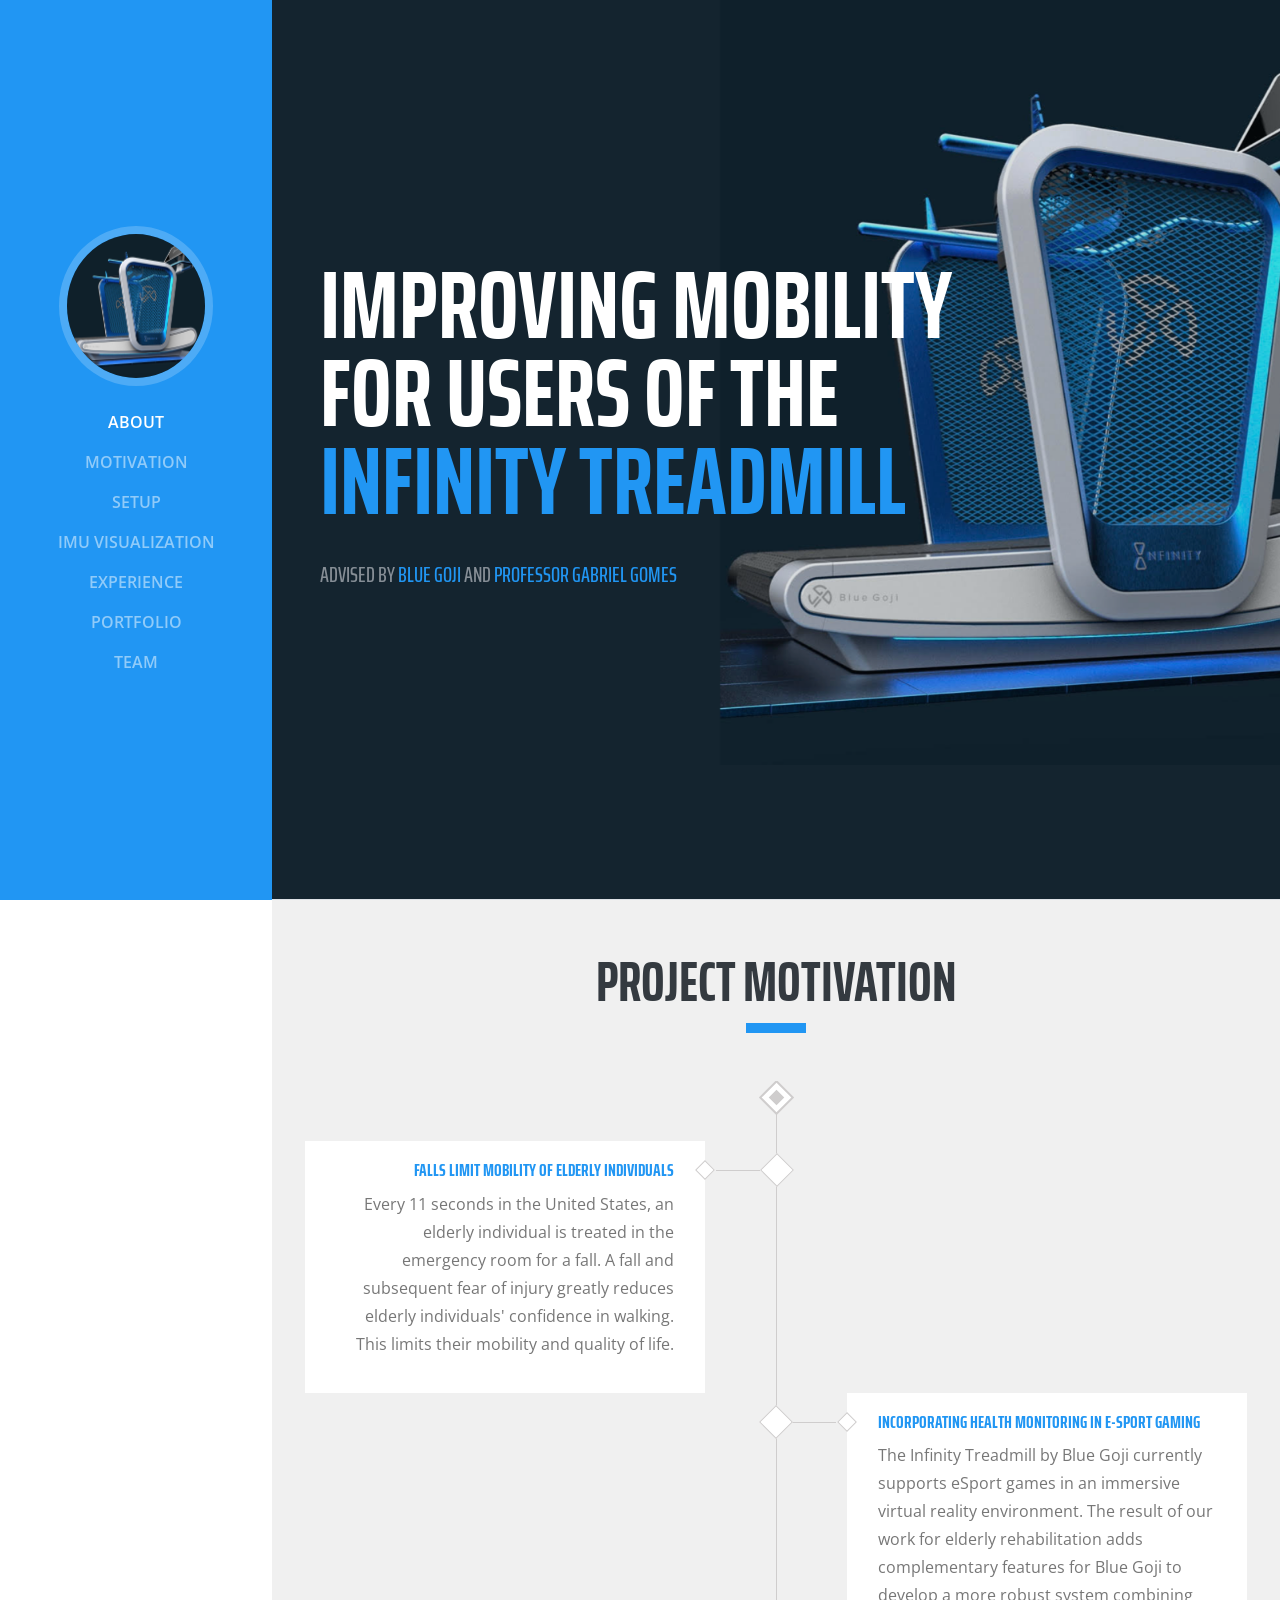
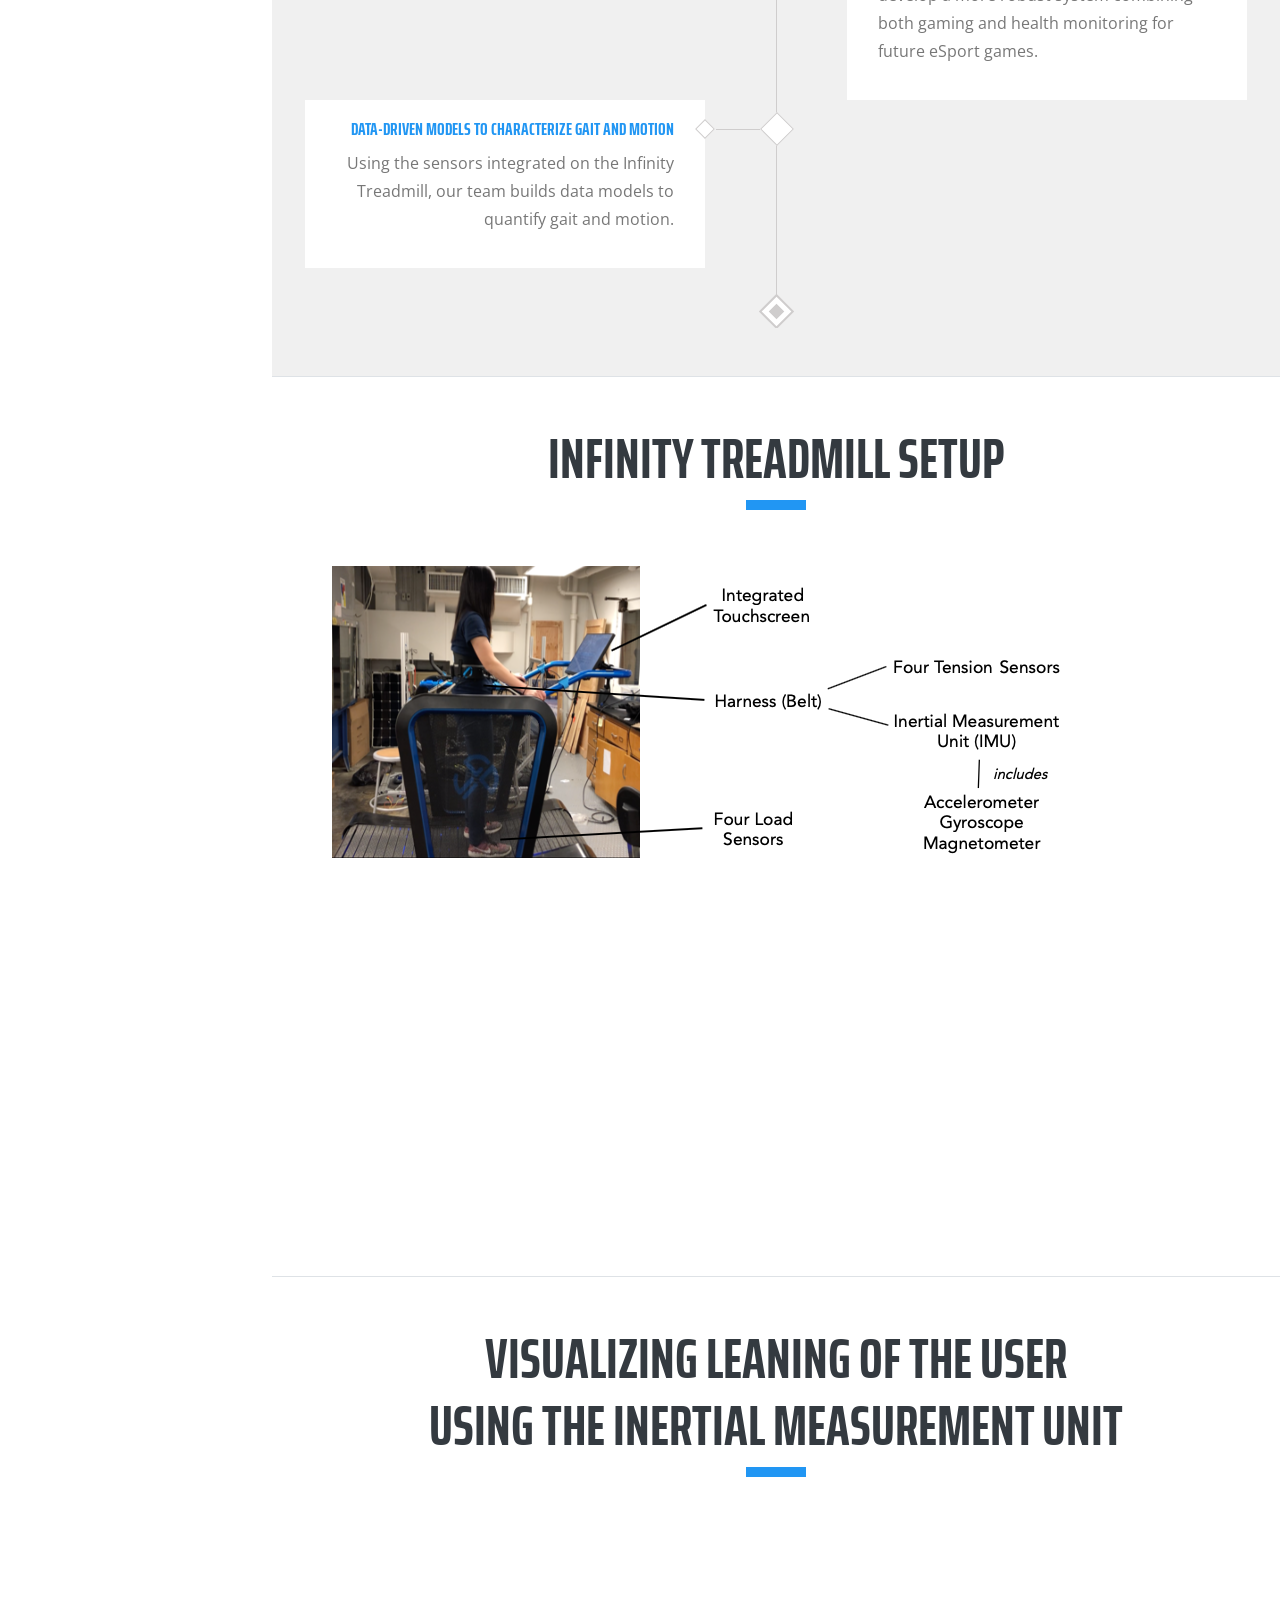
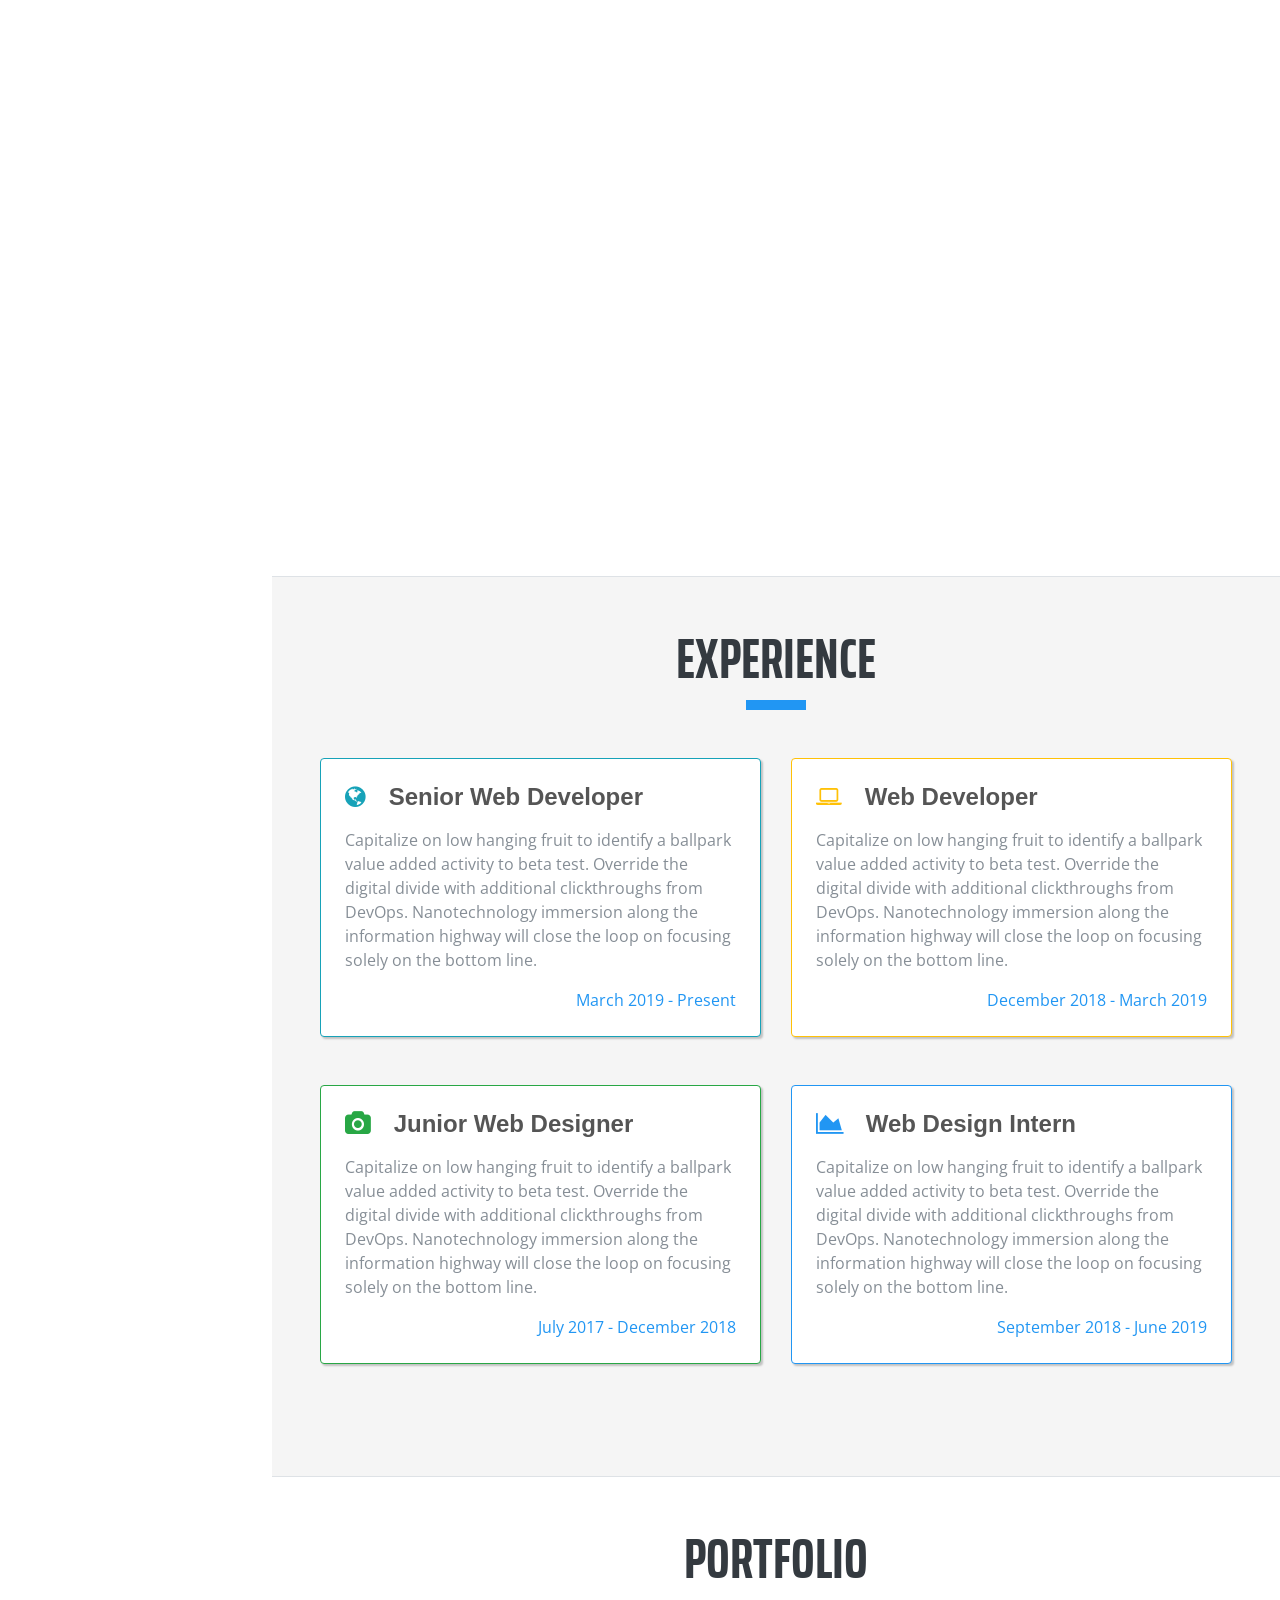
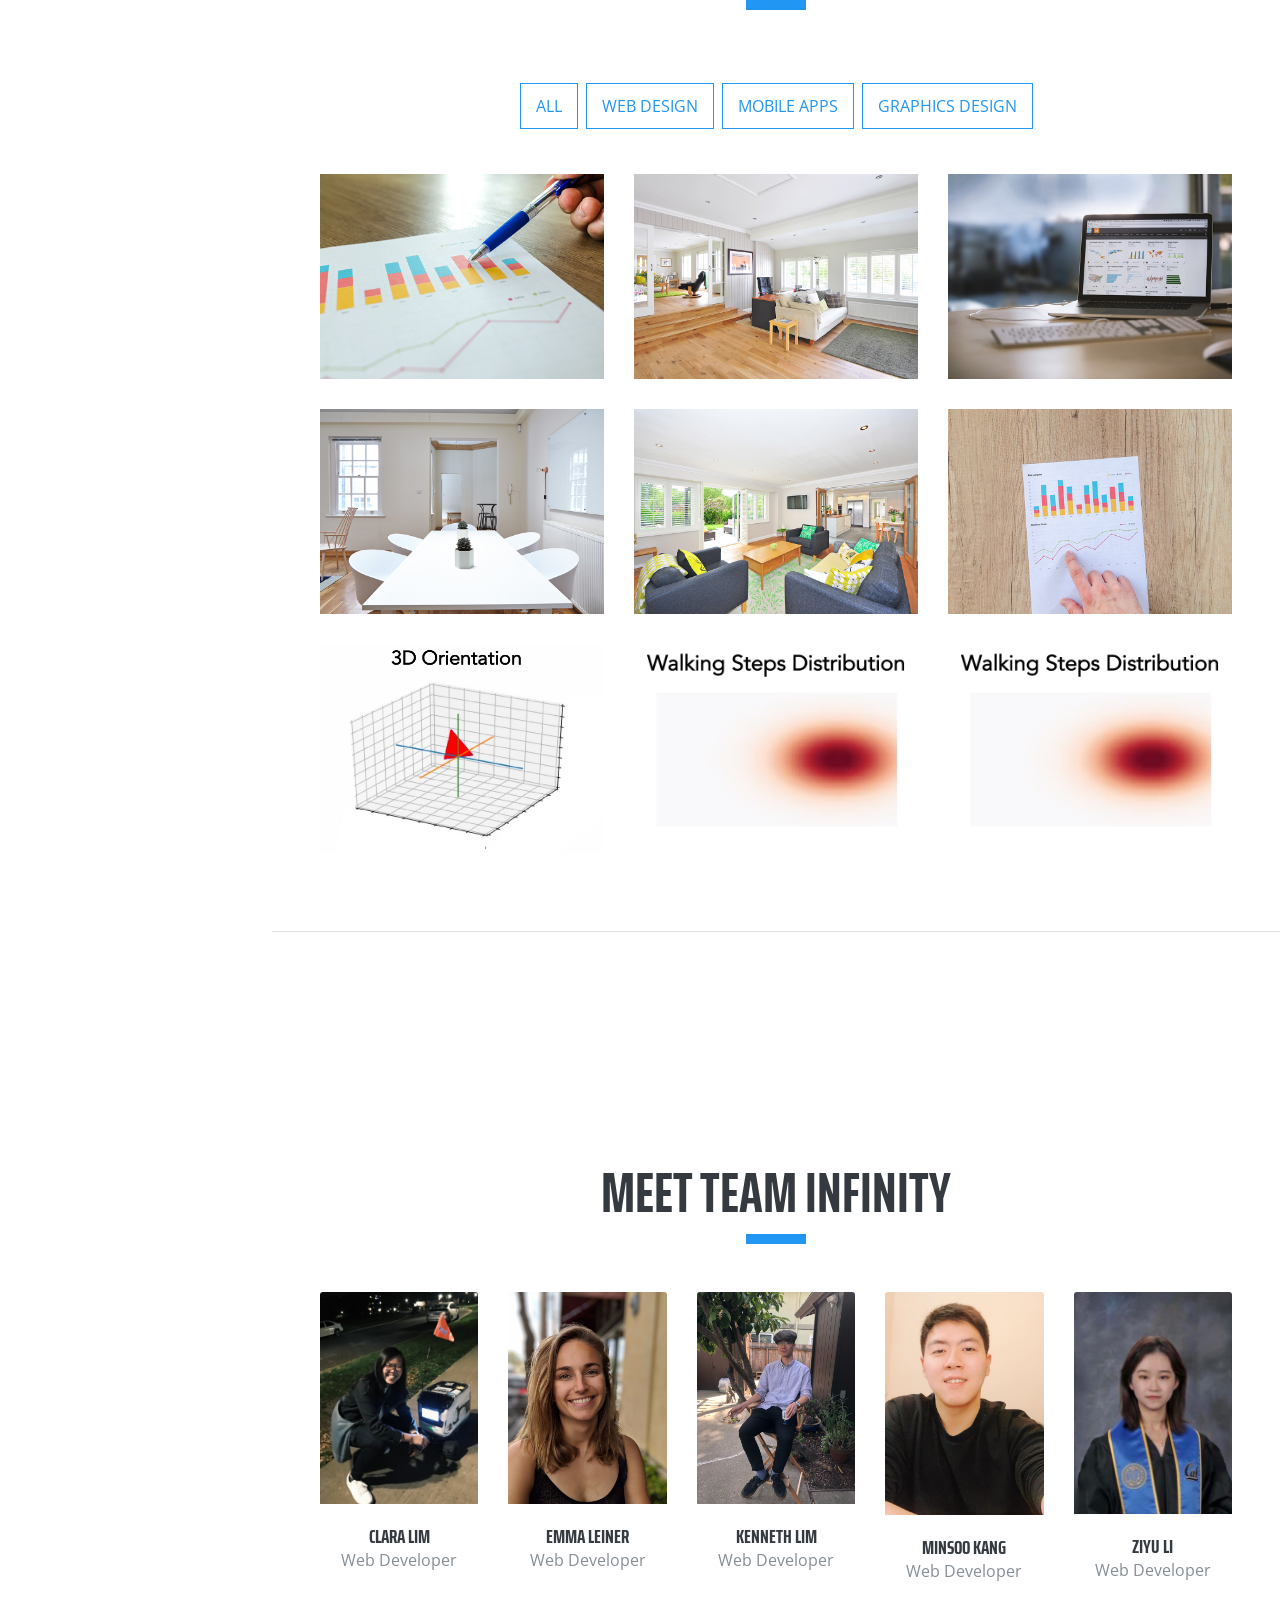
<file: COPY.html>
<!--
author: Boostraptheme
author URL: https://boostraptheme.com
License: Creative Commons Attribution 4.0 Unported
License URL: https://creativecommons.org/licenses/by/4.0/
-->

<!DOCTYPE html>
<html lang="en">

<head>
    <meta charset="utf-8">
    <meta name="viewport" content="width=device-width, initial-scale=1, shrink-to-fit=no">
    <meta name="description" content="">
    <meta name="author" content="">

    <link rel="shortcut icon" href="img/profile.ico" />
    <title>Improving Mobility for Users of the Infinity Treadmill</title>

    <!-- Global stylesheets -->
    <link href="css/bootstrap/bootstrap.min.css" rel="stylesheet">
    <link href="https://fonts.googleapis.com/css?family=Saira+Extra+Condensed:100,200,300,400,500,600,700,800,900" rel="stylesheet">
    <link href="https://fonts.googleapis.com/css?family=Open+Sans:300,300i,400,400i,600,600i,700,700i,800,800i" rel="stylesheet">
    <link href="font-awesome/css/font-awesome.min.css" rel="stylesheet">
    <link href="css/devicons/css/devicons.min.css" rel="stylesheet">
    <link href="css/simple-line-icons/css/simple-line-icons.css" rel="stylesheet">
    <link href="css/style.css" rel="stylesheet">
</head>

<body id="page-top">

    <nav class="navbar navbar-expand-lg navbar-dark bg-primary fixed-top" id="sideNav">
      <a class="navbar-brand js-scroll-trigger" href="#page-top">
        <span class="d-block d-lg-none  mx-0 px-0"><img src="img/logo-white.png" alt="" class="img-fluid"></span>
        <span class="d-none d-lg-block">
          <img class="img-fluid img-profile rounded-circle mx-auto mb-2" src="img/profile.jpg" alt="">
        </span>
      </a>
        <button class="navbar-toggler" type="button" data-toggle="collapse" data-target="#navbarSupportedContent" aria-controls="navbarSupportedContent" aria-expanded="false" aria-label="Toggle navigation">
            <span class="navbar-toggler-icon"></span>
        </button>
        <div class="collapse navbar-collapse" id="navbarSupportedContent">
            <ul class="navbar-nav">
                <li class="nav-item">
                    <a class="nav-link js-scroll-trigger" href="#about">About</a>
                </li>

                <li class="nav-item">
                    <a class="nav-link js-scroll-trigger" href="#awards">Motivation</a>
                </li>
                <li class="nav-item">
                    <a class="nav-link js-scroll-trigger" href="#setup">Setup</a>
                </li>
                <li class="nav-item">
                    <a class="nav-link js-scroll-trigger" href="#IMU">IMU Visualization</a>
                </li>
                <li class="nav-item">
                    <a class="nav-link js-scroll-trigger" href="#experience">Experience</a>
                </li>
                <li class="nav-item">
                    <a class="nav-link js-scroll-trigger" href="#portfolio">Portfolio</a>
                </li>

                <li class="nav-item">
                    <a class="nav-link js-scroll-trigger" href="#team">Team</a>
                </li>
            </ul>
        </div>
    </nav>

    <div class="container-fluid p-0">

    <!--====================================================
                        ABOUT
    ======================================================-->
      <section class="resume-section p-3 p-lg-5 d-flex d-column" id="about">
          <div class="my-auto" >
              <h1 class="mb-0 text-white">IMPROVING MOBILITY<br>FOR USERS OF THE
                <br><span class="text-primary">INFINITY TREADMILL</span>
              </h1>
              <div class="subheading mb-5"><br>ADVISED BY
                  <a href="#">Blue Goji</a> and <a href="#">Professor Gabriel Gomes</a>
              </div>

          </div>
      </section>

      <!--====================================================
                             PROBLEM
      ======================================================-->
        <section class="resume-section p-3 p-lg-5 d-flex flex-column" id="awards">
            <div class="row my-auto">
                <div class="col-12">
                  <h2 class="  text-center">PROJECT MOTIVATION</h2>
                  <div class="mb-5 heading-border"></div>
                </div>
                <div class="main-award" id="award-box">
                    <div class="award">
                        <div class="award-icon"></div>
                        <div class="award-content">
                            <h5 class="title text-primary">FALLS LIMIT MOBILITY OF ELDERLY INDIVIDUALS</h5>
                            <p class="description">
                                Every 11 seconds in the United States, an elderly individual is treated in the emergency room for a fall. A fall and subsequent fear of injury greatly reduces elderly individuals' confidence in walking. This limits their mobility and quality of life.
                            </p>
                        </div>
                    </div>
                    <div class="award">
                        <div class="award-icon"></div>
                        <div class="award-content">
                            <h5 class="title text-primary">INCORPORATING HEALTH MONITORING IN E-SPORT GAMING</h5>
                            <p class="description">
                                The Infinity Treadmill by Blue Goji currently supports eSport games in an immersive virtual reality environment. The result of our work for elderly rehabilitation adds complementary features for Blue Goji to develop a more robust system combining both gaming and health monitoring for future eSport games.
                            </p>
                        </div>
                    </div>
                    <div class="award">
                        <div class="award-icon"></div>
                        <div class="award-content">
                            <h5 class="title text-primary">DATA-DRIVEN MODELS TO CHARACTERIZE GAIT AND MOTION</h5>
                            <p class="description">
                                Using the sensors integrated on the Infinity Treadmill, our team builds data models to quantify gait and motion.
                            </p>
                        </div>
                    </div>

                </div>
            </div>
        </section>


    <!--====================================================
                    Setup
    ======================================================-->
      <section class="resume-section p-3 p-lg-5 " id="setup">
          <div class="row my-auto">
              <div class="col-12">
                <h2 class="  text-center">Infinity Treadmill Setup</h2>
                <div class="mb-5 heading-border"></div>


                <img class="mx-auto" src="img/setup.jpg" alt="IMU Visualization Video">


                </div>
              </div>


          </div>
      </section>

      <!--====================================================
                        Visualizing leaning of the user using the Inertial Measurement Unit
      ======================================================-->
        <section class="resume-section p-3 p-lg-5 " id="IMU">
            <div class="row">
                <div class="col">
                  <h2 class="  text-center">Visualizing leaning of the user <br>using the Inertial Measurement Unit</h2>
                  <div class="mb-5 heading-border"></div>

                  <iframe src="https://www.youtube.com/embed/605CjNHDYeI" frameborder="0" allow="accelerometer; autoplay; encrypted-media; gyroscope; picture-in-picture" allowfullscreen></iframe>

                </div>

            </div>
        </section>

      <!--====================================================
                          EXPERIENCE
      ======================================================-->
        <section class="resume-section p-3 p-lg-5 " id="experience">
            <div class="row my-auto">
                <div class="col-12">
                  <h2 class="  text-center">Experience</h2>
                  <div class="mb-5 heading-border"></div>
                </div>
                <div class="resume-item col-md-6 col-sm-12 " >
                  <div class="card mx-0 p-4 mb-5" style="border-color: #17a2b8; box-shadow: 2px 2px 2px rgba(0, 0, 0, 0.21);">
                    <div class=" resume-content mr-auto">
                        <h4 class="mb-3"><i class="fa fa-globe mr-3 text-info"></i> Senior Web Developer</h4>
                        <p>Capitalize on low hanging fruit to identify a ballpark value added activity to beta test. Override the digital divide with additional clickthroughs from DevOps. Nanotechnology immersion along the information highway will close the loop on focusing solely on the bottom line.</p>
                    </div>
                    <div class="resume-date text-md-right">
                        <span class="text-primary">March 2019 - Present</span>
                    </div>
                  </div>
                </div>
                <div class="resume-item col-md-6 col-sm-12">
                  <div class="card mx-0 p-4 mb-5" style="border-color: #ffc107; box-shadow: 2px 2px 2px rgba(0, 0, 0, 0.21);">
                    <div class="resume-content mr-auto">
                        <h4 class="mb-3"><i class="fa fa-laptop mr-3 text-warning"></i>  Web Developer</h4>
                        <p>Capitalize on low hanging fruit to identify a ballpark value added activity to beta test. Override the digital divide with additional clickthroughs from DevOps. Nanotechnology immersion along the information highway will close the loop on focusing solely on the bottom line.</p>
                    </div>
                    <div class="resume-date text-md-right">
                        <span class="text-primary">December 2018 - March 2019</span>
                    </div>
                  </div>
                </div>
                <div class="resume-item col-md-6 col-sm-12">
                  <div class="card mx-0 p-4 mb-5" style="border-color: #28a745; box-shadow: 2px 2px 2px rgba(0, 0, 0, 0.21);">
                    <div class="resume-content mr-auto">
                        <h4 class="mb-3"><i class="fa fa-camera mr-3 text-success"></i> Junior Web Designer</h4>
                        <p>Capitalize on low hanging fruit to identify a ballpark value added activity to beta test. Override the digital divide with additional clickthroughs from DevOps. Nanotechnology immersion along the information highway will close the loop on focusing solely on the bottom line.</p>
                    </div>
                    <div class="resume-date text-md-right">
                        <span class="text-primary">July 2017 - December 2018</span>
                    </div>
                  </div>
                </div>
                <div class="resume-item col-md-6 col-sm-12">
                  <div class="card mx-0 p-4 mb-5" style="border-color: #2196f3; box-shadow: 2px 2px 2px rgba(0, 0, 0, 0.21);">
                    <div class="resume-content mr-auto">
                        <h4 class="mb-3"><i class="fa fa-area-chart mr-3 text-primary"></i> Web Design Intern</h4>
                        <p>Capitalize on low hanging fruit to identify a ballpark value added activity to beta test. Override the digital divide with additional clickthroughs from DevOps. Nanotechnology immersion along the information highway will close the loop on focusing solely on the bottom line.</p>
                    </div>
                    <div class="resume-date text-md-right">
                        <span class="text-primary">September 2018 - June 2019</span>
                    </div>
                  </div>
                </div>
            </div>
        </section>

    <!--====================================================
                        PORTFOLIO
    ======================================================-->
      <section class="resume-section p-3 p-lg-5 d-flex flex-column" id="portfolio">
          <div class="row my-auto">
              <div class="col-12">
                <h2 class="  text-center">Portfolio</h2>
                <div class="mb-5 heading-border"></div>
              </div>
              <div class="col-md-12">
                <div class="port-head-cont">
                  <button class="btn btn-general btn-green filter-b" data-filter="all">All</button>
                  <button class="btn btn-general btn-green filter-b" data-filter="consulting">Web Design</button>
                  <button class="btn btn-general btn-green filter-b" data-filter="finance">Mobile Apps</button>
                  <button class="btn btn-general btn-green filter-b" data-filter="marketing">Graphics Design</button>
                </div>
              </div>
          </div>
          <div class="row my-auto">
              <div class="col-sm-4 portfolio-item filter finance">
                  <a class="portfolio-link" href="#portfolioModal4" data-toggle="modal">
                      <div class="caption-port">
                          <div class="caption-port-content">
                              <i class="fa fa-search-plus fa-3x"></i>
                          </div>
                      </div>
                      <img class="img-fluid" src="img/portfolio/p-4.jpg" alt="">

                  </a>
              </div>
              <div class="col-sm-4 portfolio-item filter marketing">
                  <a class="portfolio-link" href="#portfolioModal5" data-toggle="modal">
                      <div class="caption-port">
                          <div class="caption-port-content">
                              <i class="fa fa-search-plus fa-3x"></i>
                          </div>
                      </div>
                      <img class="img-fluid" src="img/portfolio/p-5.jpg" alt="">
                  </a>
              </div>
              <div class="col-sm-4 portfolio-item filter consulting">
                  <a class="portfolio-link" href="#portfolioModal6" data-toggle="modal">
                      <div class="caption-port">
                          <div class="caption-port-content">
                              <i class="fa fa-search-plus fa-3x"></i>
                          </div>
                      </div>
                      <img class="img-fluid" src="img/portfolio/p-6.jpg" alt="">
                  </a>
              </div>
              <div class="col-sm-4 portfolio-item filter consulting">
                  <a class="portfolio-link" href="#portfolioModal7" data-toggle="modal">
                      <div class="caption-port">
                          <div class="caption-port-content">
                              <i class="fa fa-search-plus fa-3x"></i>
                          </div>
                      </div>
                      <img class="img-fluid" src="img/portfolio/p-7.jpg" alt="">
                  </a>
              </div>
              <div class="col-sm-4 portfolio-item filter consulting">
                  <a class="portfolio-link" href="#portfolioModal8" data-toggle="modal">
                      <div class="caption-port">
                          <div class="caption-port-content">
                              <i class="fa fa-search-plus fa-3x"></i>
                          </div>
                      </div>
                      <img class="img-fluid" src="img/portfolio/p-8.jpg" alt="">
                  </a>
              </div>
              <div class="col-sm-4 portfolio-item filter finance">
                  <a class="portfolio-link" href="#portfolioModal9" data-toggle="modal">
                      <div class="caption-port">
                          <div class="caption-port-content">
                              <i class="fa fa-search-plus fa-3x"></i>
                          </div>
                      </div>
                      <img class="img-fluid" src="img/portfolio/p-9.jpg" alt="">
                  </a>
              </div>
              <div class="col-sm-4 portfolio-item filter marketing">
                  <a class="portfolio-link" href="#portfolioModal1" data-toggle="modal">
                      <div class="caption-port">
                          <div class="caption-port-content">
                              <i class="fa fa-search-plus fa-3x"></i>
                          </div>
                      </div>
                      <img class="img-fluid" src="img/3Dorientation.png" alt="">
                  </a>
              </div>
              <div class="col-sm-4 portfolio-item filter marketing">
                  <a class="portfolio-link" href="#portfolioModal2" data-toggle="modal">
                      <div class="caption-port">
                          <div class="caption-port-content">
                              <i class="fa fa-search-plus fa-3x"></i>
                          </div>
                      </div>
                      <img class="img-fluid" src="img/step.png" alt="">
                  </a>
              </div>
              <div class="col-sm-4 portfolio-item filter finance">
                  <a class="portfolio-link" href="#portfolioModal3" data-toggle="modal">
                      <div class="caption-port">
                          <div class="caption-port-content">
                              <i class="fa fa-search-plus fa-3x"></i>
                          </div>
                      </div>
                      <img class="img-fluid" src="img/step.png" alt="">
                  </a>
              </div>
          </div>
      </section>


    <!--====================================================
                          TEAM MEMBERS
    ======================================================-->
    <section class="resume-section p-3 p-lg-5 d-flex flex-column" id="team">
        <div class="row my-auto">
            <div class="col-12">
              <h2 class="  text-center">MEET TEAM INFINITY</h2>
              <div class="mb-5 heading-border"></div>
            </div>
                <!-- Page Content -->
                <div class="container">
                  <div class="row">
                    <!-- Team Member 1 -->
                    <div class="col">
                      <div class="card border-0 shadow">
                        <img src="img/clara.jpg" class="card-img-top" alt="...">
                        <div class="card-body text-center">
                          <h5 class="card-title mb-0">CLARA LIM</h5>
                          <div class="card-text text-black-50">Web Developer</div>
                        </div>
                      </div>
                    </div>
                    <!-- Team Member 2 -->
                    <div class="col">
                      <div class="card border-0 shadow">
                        <img src="img/emma.jpg" class="card-img-top" alt="...">
                        <div class="card-body text-center">
                          <h5 class="card-title mb-0">EMMA LEINER</h5>
                          <div class="card-text text-black-50">Web Developer</div>
                        </div>
                      </div>
                    </div>
                    <!-- Team Member 3 -->
                    <div class="col">
                      <div class="card border-0 shadow">
                        <img src="img/ken.jpg" class="card-img-top" alt="...">
                        <div class="card-body text-center">
                          <h5 class="card-title mb-0">KENNETH LIM</h5>
                          <div class="card-text text-black-50">Web Developer</div>
                        </div>
                      </div>
                    </div>
                    <!-- Team Member 4 -->
                    <div class="col">
                      <div class="card border-0 shadow">
                        <img src="img/patrick-2.jpg" class="card-img-top" alt="...">
                        <div class="card-body text-center">
                          <h5 class="card-title mb-0">MINSOO KANG</h5>
                          <div class="card-text text-black-50">Web Developer</div>
                        </div>
                      </div>
                    </div>
                    <!-- Team Member 5 -->
                    <div class="col">
                      <div class="card border-0 shadow">
                        <img src="img/ziyu.jpg" class="card-img-top" alt="...">
                        <div class="card-body text-center">
                          <h5 class="card-title mb-0">ZIYU LI</h5>
                          <div class="card-text text-black-50">Web Developer</div>
                        </div>
                      </div>
                    </div>
                  </div>
                  <!-- /.row -->

                </div>
                <!-- /.container -->
              </div>
            </div>

          </div>
      </section>

    </div>


<!--====================================================
                    PORTFOLIO MODALS
======================================================-->
    <div class="portfolio-modal modal fade" id="portfolioModal1" tabindex="-1" role="dialog" aria-hidden="true" >
      <div class="modal-dialog" role="document">
          <div class="modal-content">
              <div class="close-modal" data-dismiss="modal">
                  <div class="lr">
                      <div class="rl"></div>
                  </div>
              </div>
              <div class="container">
                  <div class="row">
                          <div class="modal-body">
                              <div class="title-bar">
                                <div class="col-md-12">
                                  <h2 class="text-center">VISUALIZATION OF LEANING MOVEMENT USING <br> THE INERTIAL MEASUREMENT UNIT</h2>
                                  <div class="heading-border"></div>
                                </div>
                              </div>
                              <div class="row">
                                <div class="col-md-8">

                                  <iframe width="640" height="360" src="https://www.youtube.com/embed/605CjNHDYeI" frameborder="0" allow="accelerometer; autoplay; encrypted-media; gyroscope; picture-in-picture" allowfullscreen></iframe>

                                </div>
                                <div class="col-md-4">
                                  <p>We utilized the Inertial Measurement Unit (IMU) to understand and visualize lean of the user. The example here shows forward lean, back lean, left lean, right lean, back left lean and walking.</p>


                              </div>
                            </div>
                          </div>
                  </div>
              </div>
          </div>
      </div>
    </div>
    <div class="portfolio-modal modal fade" id="portfolioModal2" tabindex="-1" role="dialog" aria-hidden="true">
        <div class="modal-dialog" role="document">
            <div class="modal-content">
                <div class="close-modal" data-dismiss="modal">
                    <div class="lr">
                        <div class="rl"></div>
                    </div>
                </div>
                <div class="container">
                  <div class="row">
                          <div class="modal-body">
                              <div class="title-bar">
                                <div class="col-md-12">
                                  <h2 class="text-center">USING PRESSURE SENSORS TO VISUALIZE DISTRIBUTION OF WEIGHT FOR WALKING</h2>
                                  <div class="heading-border"></div>
                                </div>
                              </div>
                              <div class="row">
                                <div class="col-md-8">

                                  <iframe width="640" height="360" src="https://www.youtube.com/embed/BPfPiTRdiAI" frameborder="0" allow="accelerometer; autoplay; encrypted-media; gyroscope; picture-in-picture" allowfullscreen></iframe>

                                </div>
                                <div class="col-md-4">
                                  <p>We utilized the Inertial Measurement Unit (IMU) to understand and visualize lean of the user. The example here shows forward lean, back lean, left lean, right lean, back left lean and walking.</p>


                              </div>
                            </div>
                          </div>
                  </div>
            </div>
            </div>
        </div>
    </div>
    <div class="portfolio-modal modal fade" id="portfolioModal3" tabindex="-1" role="dialog" aria-hidden="true">
        <div class="modal-dialog" role="document">
            <div class="modal-content">
                <div class="close-modal" data-dismiss="modal">
                    <div class="lr">
                        <div class="rl"></div>
                    </div>
                </div>
                <div class="container">
                  <div class="row">
                          <div class="modal-body">
                              <div class="title-bar">
                                <div class="col-md-12">
                                  <h2 class="text-center">USING PRESSURE SENSORS TO GENERATE SYMMETRY INDEX </h2>
                                  <div class="heading-border"></div>
                                </div>
                              </div>
                              <div class="row">
                                <div class="col-md-8">

                                  <iframe width="640" height="360" src="https://www.youtube.com/embed/BPfPiTRdiAI" frameborder="0" allow="accelerometer; autoplay; encrypted-media; gyroscope; picture-in-picture" allowfullscreen></iframe>

                                </div>
                                <div class="col-md-4">
                                  <p>We utilized the Inertial Measurement Unit (IMU) to understand and visualize lean of the user. The example here shows forward lean, back lean, left lean, right lean, back left lean and walking.</p>


                              </div>
                            </div>
                          </div>
                  </div>
            </div>
            </div>
        </div>
    </div>
    <div class="portfolio-modal modal fade" id="portfolioModal4" tabindex="-1" role="dialog" aria-hidden="true">
        <div class="modal-dialog" role="document">
            <div class="modal-content">
                <div class="close-modal" data-dismiss="modal">
                    <div class="lr">
                        <div class="rl"></div>
                    </div>
                </div>
                <div class="container">
                <div class="row">
                        <div class="modal-body">
                            <div class="title-bar">
                              <div class="col-md-12">
                                <h2 class="text-center">Our Project</h2>
                                <div class="heading-border"></div>
                              </div>
                            </div>
                            <div class="row">
                              <div class="col-md-6">
                                <img class="img-fluid img-centered" src="img/portfolio/p-4.jpg" alt="">
                              </div>
                              <div class="col-md-6">
                                <p>Our new Project every processes had become fragmented; meaning quality and service were inconsistent. This lack of standardization was adversely impacting operating costs, productivity and customer satisfaction. For several years now Payfast has worked strategically with innovations as a means of developing new solutions, products and services. In line with this vision, Success was approached to find new payments solutions to offer Payfast customers on their website, including open invoice and partial payments options.</p>
                                <ul class="list-inline item-details">
                                    <li>Client:
                                        <strong>
                                          <a href="#">Techs Soft</a>
                                        </strong>
                                    </li>
                                    <li>Date:
                                        <strong>
                                          <a href="#">April 2018</a>
                                        </strong>
                                    </li>
                                    <li>Service:
                                        <strong>
                                          <a href="#">Web Development</a>
                                        </strong>
                                    </li>
                                </ul>
                                <button class="btn btn-general btn-white" type="button" data-dismiss="modal">
                                    <i class="fa fa-times"></i> Close
                                </button>
                              </div>
                          </div>
                        </div>
                </div>
            </div>
            </div>
        </div>
    </div>
    <div class="portfolio-modal modal fade" id="portfolioModal5" tabindex="-1" role="dialog" aria-hidden="true">
        <div class="modal-dialog" role="document">
            <div class="modal-content">
                <div class="close-modal" data-dismiss="modal">
                    <div class="lr">
                        <div class="rl"></div>
                    </div>
                </div>
                <div class="container">
                <div class="row">
                        <div class="modal-body">
                            <div class="title-bar">
                              <div class="col-md-12">
                                <h2 class="text-center">Our Project</h2>
                                <div class="heading-border"></div>
                              </div>
                            </div>
                            <div class="row">
                              <div class="col-md-6">
                                <img class="img-fluid img-centered" src="img/portfolio/p-5.jpg" alt="">
                              </div>
                              <div class="col-md-6">
                                <p>Our new Project every processes had become fragmented; meaning quality and service were inconsistent. This lack of standardization was adversely impacting operating costs, productivity and customer satisfaction. For several years now Payfast has worked strategically with innovations as a means of developing new solutions, products and services. In line with this vision, Success was approached to find new payments solutions to offer Payfast customers on their website, including open invoice and partial payments options.</p>
                                <ul class="list-inline item-details">
                                    <li>Client:
                                        <strong>
                                          <a href="#">Techs Soft</a>
                                        </strong>
                                    </li>
                                    <li>Date:
                                        <strong>
                                          <a href="#">April 2018</a>
                                        </strong>
                                    </li>
                                    <li>Service:
                                        <strong>
                                          <a href="#">Web Development</a>
                                        </strong>
                                    </li>
                                </ul>
                                <button class="btn btn-general btn-white" type="button" data-dismiss="modal">
                                    <i class="fa fa-times"></i> Close
                                </button>
                            </div>
                          </div>
                        </div>
                </div>
            </div>
            </div>
        </div>
    </div>
    <div class="portfolio-modal modal fade" id="portfolioModal6" tabindex="-1" role="dialog" aria-hidden="true">
        <div class="modal-dialog" role="document">
            <div class="modal-content">
                <div class="close-modal" data-dismiss="modal">
                    <div class="lr">
                        <div class="rl"></div>
                    </div>
                </div>
                <div class="container">
                <div class="row">
                        <div class="modal-body">
                            <div class="title-bar">
                              <div class="col-md-12">
                                <h2 class="text-center">Our Project</h2>
                                <div class="heading-border"></div>
                              </div>
                            </div>
                            <div class="row">
                              <div class="col-md-6">
                                <img class="img-fluid img-centered" src="img/portfolio/p-6.jpg" alt="">
                              </div>
                              <div class="col-md-6">
                                <p>Our new Project every processes had become fragmented; meaning quality and service were inconsistent. This lack of standardization was adversely impacting operating costs, productivity and customer satisfaction. For several years now Payfast has worked strategically with innovations as a means of developing new solutions, products and services. In line with this vision, Success was approached to find new payments solutions to offer Payfast customers on their website, including open invoice and partial payments options.</p>
                                <ul class="list-inline item-details">
                                    <li>Client:
                                        <strong>
                                          <a href="#">Techs Soft</a>
                                        </strong>
                                    </li>
                                    <li>Date:
                                        <strong>
                                          <a href="#">April 2018</a>
                                        </strong>
                                    </li>
                                    <li>Service:
                                        <strong>
                                          <a href="#">Web Development</a>
                                        </strong>
                                    </li>
                                </ul>
                                <button class="btn btn-general btn-white" type="button" data-dismiss="modal">
                                    <i class="fa fa-times"></i> Close
                                </button>
                            </div>
                          </div>
                        </div>
                </div>
            </div>
            </div>
        </div>
    </div>
    <div class="portfolio-modal modal fade" id="portfolioModal7" tabindex="-1" role="dialog" aria-hidden="true">
        <div class="modal-dialog" role="document">
            <div class="modal-content">
                <div class="close-modal" data-dismiss="modal">
                    <div class="lr">
                        <div class="rl"></div>
                    </div>
                </div>
                <div class="container">
                <div class="row">
                        <div class="modal-body">
                            <div class="title-bar">
                              <div class="col-md-12">
                                <h2 class="text-center">Our Project</h2>
                                <div class="heading-border"></div>
                              </div>
                            </div>
                            <div class="row">
                              <div class="col-md-6">
                                <img class="img-fluid img-centered" src="img/portfolio/p-7.jpg" alt="">
                              </div>
                              <div class="col-md-6">
                                <p>Our new Project every processes had become fragmented; meaning quality and service were inconsistent. This lack of standardization was adversely impacting operating costs, productivity and customer satisfaction. For several years now Payfast has worked strategically with innovations as a means of developing new solutions, products and services. In line with this vision, Success was approached to find new payments solutions to offer Payfast customers on their website, including open invoice and partial payments options.</p>
                                <ul class="list-inline item-details">
                                    <li>Client:
                                        <strong>
                                          <a href="#">Techs Soft</a>
                                        </strong>
                                    </li>
                                    <li>Date:
                                        <strong>
                                          <a href="#">April 2018</a>
                                        </strong>
                                    </li>
                                    <li>Service:
                                        <strong>
                                          <a href="#">Web Development</a>
                                        </strong>
                                    </li>
                                </ul>
                                <button class="btn btn-general btn-white" type="button" data-dismiss="modal">
                                    <i class="fa fa-times"></i> Close
                                </button>
                            </div>
                          </div>
                        </div>
                </div>
            </div>
            </div>
        </div>
    </div>
    <div class="portfolio-modal modal fade" id="portfolioModal8" tabindex="-1" role="dialog" aria-hidden="true">
        <div class="modal-dialog" role="document">
            <div class="modal-content">
                <div class="close-modal" data-dismiss="modal">
                    <div class="lr">
                        <div class="rl"></div>
                    </div>
                </div>
                <div class="container">
                <div class="row">
                        <div class="modal-body">
                            <div class="title-bar">
                              <div class="col-md-12">
                                <h2 class="text-center">Our Project</h2>
                                <div class="heading-border"></div>
                              </div>
                            </div>
                            <div class="row">
                              <div class="col-md-6">
                                <img class="img-fluid img-centered" src="img/portfolio/p-8.jpg" alt="">
                              </div>
                              <div class="col-md-6">
                                <p>Our new Project every processes had become fragmented; meaning quality and service were inconsistent. This lack of standardization was adversely impacting operating costs, productivity and customer satisfaction. For several years now Payfast has worked strategically with innovations as a means of developing new solutions, products and services. In line with this vision, Success was approached to find new payments solutions to offer Payfast customers on their website, including open invoice and partial payments options.</p>
                                <ul class="list-inline item-details">
                                    <li>Client:
                                        <strong>
                                          <a href="#">Techs Soft</a>
                                        </strong>
                                    </li>
                                    <li>Date:
                                        <strong>
                                          <a href="#">April 2018</a>
                                        </strong>
                                    </li>
                                    <li>Service:
                                        <strong>
                                          <a href="#">Web Development</a>
                                        </strong>
                                    </li>
                                </ul>
                                <button class="btn btn-general btn-white" type="button" data-dismiss="modal">
                                    <i class="fa fa-times"></i> Close
                                </button>
                            </div>
                          </div>
                        </div>
                </div>
            </div>
            </div>
        </div>
    </div>
    <div class="portfolio-modal modal fade" id="portfolioModal9" tabindex="-1" role="dialog" aria-hidden="true">
        <div class="modal-dialog" role="document">
            <div class="modal-content">
                <div class="close-modal" data-dismiss="modal">
                    <div class="lr">
                        <div class="rl"></div>
                    </div>
                </div>
                <div class="container">
                <div class="row">
                        <div class="modal-body">
                            <div class="title-bar">
                              <div class="col-md-12">
                                <h2 class="text-center">Our Project</h2>
                                <div class="heading-border"></div>
                              </div>
                            </div>
                            <div class="row">
                              <div class="col-md-6">
                                <img class="img-fluid img-centered" src="img/portfolio/p-9.jpg" alt="">
                              </div>
                              <div class="col-md-6">
                                <p>Our new Project every processes had become fragmented; meaning quality and service were inconsistent. This lack of standardization was adversely impacting operating costs, productivity and customer satisfaction. For several years now Payfast has worked strategically with innovations as a means of developing new solutions, products and services. In line with this vision, Success was approached to find new payments solutions to offer Payfast customers on their website, including open invoice and partial payments options.</p>
                                <ul class="list-inline item-details">
                                    <li>Client:
                                        <strong>
                                          <a href="#">Techs Soft</a>
                                        </strong>
                                    </li>
                                    <li>Date:
                                        <strong>
                                          <a href="#">April 2018</a>
                                        </strong>
                                    </li>
                                    <li>Service:
                                        <strong>
                                          <a href="#">Web Development</a>
                                        </strong>
                                    </li>
                                </ul>
                                <button class="btn btn-general btn-white" type="button" data-dismiss="modal">
                                    <i class="fa fa-times"></i> Close
                                </button>
                            </div>
                          </div>
                        </div>
                </div>
            </div>
            </div>
        </div>
    </div>


    <!-- Global javascript -->
    <script src="js/jquery/jquery.min.js"></script>
    <script src="js/bootstrap/bootstrap.bundle.min.js"></script>
    <script src="js/jquery-easing/jquery.easing.min.js"></script>
    <script src="js/counter/jquery.waypoints.min.js"></script>
    <script src="js/counter/jquery.counterup.min.js"></script>
    <script src="js/custom.js"></script>
    <script>
        $(document).ready(function(){

        $(".filter-b").click(function(){
            var value = $(this).attr('data-filter');
            if(value == "all")
            {
                $('.filter').show('1000');
            }
            else
            {
                $(".filter").not('.'+value).hide('3000');
                $('.filter').filter('.'+value).show('3000');
            }
        });

        if ($(".filter-b").removeClass("active")) {
          $(this).removeClass("active");
        }
        $(this).addClass("active");
        });

        // SKILLS
        $(function () {
            $('.counter').counterUp({
                delay: 10,
                time: 2000
            });

        });
    </script>
</body>

</html>
</file>
<file: css/simple-line-icons/css/simple-line-icons.css>
@font-face {
  font-family: 'simple-line-icons';
  src: url('../fonts/Simple-Line-Icons.eot?v=2.4.0');
  src: url('../fonts/Simple-Line-Icons.eot?v=2.4.0#iefix') format('embedded-opentype'), url('../fonts/Simple-Line-Icons.woff2?v=2.4.0') format('woff2'), url('../fonts/Simple-Line-Icons.ttf?v=2.4.0') format('truetype'), url('../fonts/Simple-Line-Icons.woff?v=2.4.0') format('woff'), url('../fonts/Simple-Line-Icons.svg?v=2.4.0#simple-line-icons') format('svg');
  font-weight: normal;
  font-style: normal;
}
/*
 Use the following CSS code if you want to have a class per icon.
 Instead of a list of all class selectors, you can use the generic [class*="icon-"] selector, but it's slower:
*/
.icon-user,
.icon-people,
.icon-user-female,
.icon-user-follow,
.icon-user-following,
.icon-user-unfollow,
.icon-login,
.icon-logout,
.icon-emotsmile,
.icon-phone,
.icon-call-end,
.icon-call-in,
.icon-call-out,
.icon-map,
.icon-location-pin,
.icon-direction,
.icon-directions,
.icon-compass,
.icon-layers,
.icon-menu,
.icon-list,
.icon-options-vertical,
.icon-options,
.icon-arrow-down,
.icon-arrow-left,
.icon-arrow-right,
.icon-arrow-up,
.icon-arrow-up-circle,
.icon-arrow-left-circle,
.icon-arrow-right-circle,
.icon-arrow-down-circle,
.icon-check,
.icon-clock,
.icon-plus,
.icon-minus,
.icon-close,
.icon-event,
.icon-exclamation,
.icon-organization,
.icon-trophy,
.icon-screen-smartphone,
.icon-screen-desktop,
.icon-plane,
.icon-notebook,
.icon-mustache,
.icon-mouse,
.icon-magnet,
.icon-energy,
.icon-disc,
.icon-cursor,
.icon-cursor-move,
.icon-crop,
.icon-chemistry,
.icon-speedometer,
.icon-shield,
.icon-screen-tablet,
.icon-magic-wand,
.icon-hourglass,
.icon-graduation,
.icon-ghost,
.icon-game-controller,
.icon-fire,
.icon-eyeglass,
.icon-envelope-open,
.icon-envelope-letter,
.icon-bell,
.icon-badge,
.icon-anchor,
.icon-wallet,
.icon-vector,
.icon-speech,
.icon-puzzle,
.icon-printer,
.icon-present,
.icon-playlist,
.icon-pin,
.icon-picture,
.icon-handbag,
.icon-globe-alt,
.icon-globe,
.icon-folder-alt,
.icon-folder,
.icon-film,
.icon-feed,
.icon-drop,
.icon-drawer,
.icon-docs,
.icon-doc,
.icon-diamond,
.icon-cup,
.icon-calculator,
.icon-bubbles,
.icon-briefcase,
.icon-book-open,
.icon-basket-loaded,
.icon-basket,
.icon-bag,
.icon-action-undo,
.icon-action-redo,
.icon-wrench,
.icon-umbrella,
.icon-trash,
.icon-tag,
.icon-support,
.icon-frame,
.icon-size-fullscreen,
.icon-size-actual,
.icon-shuffle,
.icon-share-alt,
.icon-share,
.icon-rocket,
.icon-question,
.icon-pie-chart,
.icon-pencil,
.icon-note,
.icon-loop,
.icon-home,
.icon-grid,
.icon-graph,
.icon-microphone,
.icon-music-tone-alt,
.icon-music-tone,
.icon-earphones-alt,
.icon-earphones,
.icon-equalizer,
.icon-like,
.icon-dislike,
.icon-control-start,
.icon-control-rewind,
.icon-control-play,
.icon-control-pause,
.icon-control-forward,
.icon-control-end,
.icon-volume-1,
.icon-volume-2,
.icon-volume-off,
.icon-calendar,
.icon-bulb,
.icon-chart,
.icon-ban,
.icon-bubble,
.icon-camrecorder,
.icon-camera,
.icon-cloud-download,
.icon-cloud-upload,
.icon-envelope,
.icon-eye,
.icon-flag,
.icon-heart,
.icon-info,
.icon-key,
.icon-link,
.icon-lock,
.icon-lock-open,
.icon-magnifier,
.icon-magnifier-add,
.icon-magnifier-remove,
.icon-paper-clip,
.icon-paper-plane,
.icon-power,
.icon-refresh,
.icon-reload,
.icon-settings,
.icon-star,
.icon-symbol-female,
.icon-symbol-male,
.icon-target,
.icon-credit-card,
.icon-paypal,
.icon-social-tumblr,
.icon-social-twitter,
.icon-social-facebook,
.icon-social-instagram,
.icon-social-linkedin,
.icon-social-pinterest,
.icon-social-github,
.icon-social-google,
.icon-social-reddit,
.icon-social-skype,
.icon-social-dribbble,
.icon-social-behance,
.icon-social-foursqare,
.icon-social-soundcloud,
.icon-social-spotify,
.icon-social-stumbleupon,
.icon-social-youtube,
.icon-social-dropbox,
.icon-social-vkontakte,
.icon-social-steam {
  font-family: 'simple-line-icons';
  speak: none;
  font-style: normal;
  font-weight: normal;
  font-variant: normal;
  text-transform: none;
  line-height: 1;
  /* Better Font Rendering =========== */
  -webkit-font-smoothing: antialiased;
  -moz-osx-font-smoothing: grayscale;
}
.icon-user:before {
  content: "\e005";
}
.icon-people:before {
  content: "\e001";
}
.icon-user-female:before {
  content: "\e000";
}
.icon-user-follow:before {
  content: "\e002";
}
.icon-user-following:before {
  content: "\e003";
}
.icon-user-unfollow:before {
  content: "\e004";
}
.icon-login:before {
  content: "\e066";
}
.icon-logout:before {
  content: "\e065";
}
.icon-emotsmile:before {
  content: "\e021";
}
.icon-phone:before {
  content: "\e600";
}
.icon-call-end:before {
  content: "\e048";
}
.icon-call-in:before {
  content: "\e047";
}
.icon-call-out:before {
  content: "\e046";
}
.icon-map:before {
  content: "\e033";
}
.icon-location-pin:before {
  content: "\e096";
}
.icon-direction:before {
  content: "\e042";
}
.icon-directions:before {
  content: "\e041";
}
.icon-compass:before {
  content: "\e045";
}
.icon-layers:before {
  content: "\e034";
}
.icon-menu:before {
  content: "\e601";
}
.icon-list:before {
  content: "\e067";
}
.icon-options-vertical:before {
  content: "\e602";
}
.icon-options:before {
  content: "\e603";
}
.icon-arrow-down:before {
  content: "\e604";
}
.icon-arrow-left:before {
  content: "\e605";
}
.icon-arrow-right:before {
  content: "\e606";
}
.icon-arrow-up:before {
  content: "\e607";
}
.icon-arrow-up-circle:before {
  content: "\e078";
}
.icon-arrow-left-circle:before {
  content: "\e07a";
}
.icon-arrow-right-circle:before {
  content: "\e079";
}
.icon-arrow-down-circle:before {
  content: "\e07b";
}
.icon-check:before {
  content: "\e080";
}
.icon-clock:before {
  content: "\e081";
}
.icon-plus:before {
  content: "\e095";
}
.icon-minus:before {
  content: "\e615";
}
.icon-close:before {
  content: "\e082";
}
.icon-event:before {
  content: "\e619";
}
.icon-exclamation:before {
  content: "\e617";
}
.icon-organization:before {
  content: "\e616";
}
.icon-trophy:before {
  content: "\e006";
}
.icon-screen-smartphone:before {
  content: "\e010";
}
.icon-screen-desktop:before {
  content: "\e011";
}
.icon-plane:before {
  content: "\e012";
}
.icon-notebook:before {
  content: "\e013";
}
.icon-mustache:before {
  content: "\e014";
}
.icon-mouse:before {
  content: "\e015";
}
.icon-magnet:before {
  content: "\e016";
}
.icon-energy:before {
  content: "\e020";
}
.icon-disc:before {
  content: "\e022";
}
.icon-cursor:before {
  content: "\e06e";
}
.icon-cursor-move:before {
  content: "\e023";
}
.icon-crop:before {
  content: "\e024";
}
.icon-chemistry:before {
  content: "\e026";
}
.icon-speedometer:before {
  content: "\e007";
}
.icon-shield:before {
  content: "\e00e";
}
.icon-screen-tablet:before {
  content: "\e00f";
}
.icon-magic-wand:before {
  content: "\e017";
}
.icon-hourglass:before {
  content: "\e018";
}
.icon-graduation:before {
  content: "\e019";
}
.icon-ghost:before {
  content: "\e01a";
}
.icon-game-controller:before {
  content: "\e01b";
}
.icon-fire:before {
  content: "\e01c";
}
.icon-eyeglass:before {
  content: "\e01d";
}
.icon-envelope-open:before {
  content: "\e01e";
}
.icon-envelope-letter:before {
  content: "\e01f";
}
.icon-bell:before {
  content: "\e027";
}
.icon-badge:before {
  content: "\e028";
}
.icon-anchor:before {
  content: "\e029";
}
.icon-wallet:before {
  content: "\e02a";
}
.icon-vector:before {
  content: "\e02b";
}
.icon-speech:before {
  content: "\e02c";
}
.icon-puzzle:before {
  content: "\e02d";
}
.icon-printer:before {
  content: "\e02e";
}
.icon-present:before {
  content: "\e02f";
}
.icon-playlist:before {
  content: "\e030";
}
.icon-pin:before {
  content: "\e031";
}
.icon-picture:before {
  content: "\e032";
}
.icon-handbag:before {
  content: "\e035";
}
.icon-globe-alt:before {
  content: "\e036";
}
.icon-globe:before {
  content: "\e037";
}
.icon-folder-alt:before {
  content: "\e039";
}
.icon-folder:before {
  content: "\e089";
}
.icon-film:before {
  content: "\e03a";
}
.icon-feed:before {
  content: "\e03b";
}
.icon-drop:before {
  content: "\e03e";
}
.icon-drawer:before {
  content: "\e03f";
}
.icon-docs:before {
  content: "\e040";
}
.icon-doc:before {
  content: "\e085";
}
.icon-diamond:before {
  content: "\e043";
}
.icon-cup:before {
  content: "\e044";
}
.icon-calculator:before {
  content: "\e049";
}
.icon-bubbles:before {
  content: "\e04a";
}
.icon-briefcase:before {
  content: "\e04b";
}
.icon-book-open:before {
  content: "\e04c";
}
.icon-basket-loaded:before {
  content: "\e04d";
}
.icon-basket:before {
  content: "\e04e";
}
.icon-bag:before {
  content: "\e04f";
}
.icon-action-undo:before {
  content: "\e050";
}
.icon-action-redo:before {
  content: "\e051";
}
.icon-wrench:before {
  content: "\e052";
}
.icon-umbrella:before {
  content: "\e053";
}
.icon-trash:before {
  content: "\e054";
}
.icon-tag:before {
  content: "\e055";
}
.icon-support:before {
  content: "\e056";
}
.icon-frame:before {
  content: "\e038";
}
.icon-size-fullscreen:before {
  content: "\e057";
}
.icon-size-actual:before {
  content: "\e058";
}
.icon-shuffle:before {
  content: "\e059";
}
.icon-share-alt:before {
  content: "\e05a";
}
.icon-share:before {
  content: "\e05b";
}
.icon-rocket:before {
  content: "\e05c";
}
.icon-question:before {
  content: "\e05d";
}
.icon-pie-chart:before {
  content: "\e05e";
}
.icon-pencil:before {
  content: "\e05f";
}
.icon-note:before {
  content: "\e060";
}
.icon-loop:before {
  content: "\e064";
}
.icon-home:before {
  content: "\e069";
}
.icon-grid:before {
  content: "\e06a";
}
.icon-graph:before {
  content: "\e06b";
}
.icon-microphone:before {
  content: "\e063";
}
.icon-music-tone-alt:before {
  content: "\e061";
}
.icon-music-tone:before {
  content: "\e062";
}
.icon-earphones-alt:before {
  content: "\e03c";
}
.icon-earphones:before {
  content: "\e03d";
}
.icon-equalizer:before {
  content: "\e06c";
}
.icon-like:before {
  content: "\e068";
}
.icon-dislike:before {
  content: "\e06d";
}
.icon-control-start:before {
  content: "\e06f";
}
.icon-control-rewind:before {
  content: "\e070";
}
.icon-control-play:before {
  content: "\e071";
}
.icon-control-pause:before {
  content: "\e072";
}
.icon-control-forward:before {
  content: "\e073";
}
.icon-control-end:before {
  content: "\e074";
}
.icon-volume-1:before {
  content: "\e09f";
}
.icon-volume-2:before {
  content: "\e0a0";
}
.icon-volume-off:before {
  content: "\e0a1";
}
.icon-calendar:before {
  content: "\e075";
}
.icon-bulb:before {
  content: "\e076";
}
.icon-chart:before {
  content: "\e077";
}
.icon-ban:before {
  content: "\e07c";
}
.icon-bubble:before {
  content: "\e07d";
}
.icon-camrecorder:before {
  content: "\e07e";
}
.icon-camera:before {
  content: "\e07f";
}
.icon-cloud-download:before {
  content: "\e083";
}
.icon-cloud-upload:before {
  content: "\e084";
}
.icon-envelope:before {
  content: "\e086";
}
.icon-eye:before {
  content: "\e087";
}
.icon-flag:before {
  content: "\e088";
}
.icon-heart:before {
  content: "\e08a";
}
.icon-info:before {
  content: "\e08b";
}
.icon-key:before {
  content: "\e08c";
}
.icon-link:before {
  content: "\e08d";
}
.icon-lock:before {
  content: "\e08e";
}
.icon-lock-open:before {
  content: "\e08f";
}
.icon-magnifier:before {
  content: "\e090";
}
.icon-magnifier-add:before {
  content: "\e091";
}
.icon-magnifier-remove:before {
  content: "\e092";
}
.icon-paper-clip:before {
  content: "\e093";
}
.icon-paper-plane:before {
  content: "\e094";
}
.icon-power:before {
  content: "\e097";
}
.icon-refresh:before {
  content: "\e098";
}
.icon-reload:before {
  content: "\e099";
}
.icon-settings:before {
  content: "\e09a";
}
.icon-star:before {
  content: "\e09b";
}
.icon-symbol-female:before {
  content: "\e09c";
}
.icon-symbol-male:before {
  content: "\e09d";
}
.icon-target:before {
  content: "\e09e";
}
.icon-credit-card:before {
  content: "\e025";
}
.icon-paypal:before {
  content: "\e608";
}
.icon-social-tumblr:before {
  content: "\e00a";
}
.icon-social-twitter:before {
  content: "\e009";
}
.icon-social-facebook:before {
  content: "\e00b";
}
.icon-social-instagram:before {
  content: "\e609";
}
.icon-social-linkedin:before {
  content: "\e60a";
}
.icon-social-pinterest:before {
  content: "\e60b";
}
.icon-social-github:before {
  content: "\e60c";
}
.icon-social-google:before {
  content: "\e60d";
}
.icon-social-reddit:before {
  content: "\e60e";
}
.icon-social-skype:before {
  content: "\e60f";
}
.icon-social-dribbble:before {
  content: "\e00d";
}
.icon-social-behance:before {
  content: "\e610";
}
.icon-social-foursqare:before {
  content: "\e611";
}
.icon-social-soundcloud:before {
  content: "\e612";
}
.icon-social-spotify:before {
  content: "\e613";
}
.icon-social-stumbleupon:before {
  content: "\e614";
}
.icon-social-youtube:before {
  content: "\e008";
}
.icon-social-dropbox:before {
  content: "\e00c";
}
.icon-social-vkontakte:before {
  content: "\e618";
}
.icon-social-steam:before {
  content: "\e620";
}
</file>
<file: css/style.css>
/*GENERAL STYLE*/

body {
    font-family: 'Open Sans', serif;
    padding-top: 54px;
    color: #868e96;
}

@media (min-width: 992px) {
    body {
        padding-top: 0;
        padding-left: 17rem;
    }
}

h1,
h2,
h3,
h4,
h5,
h6 {
    font-family: 'Saira Extra Condensed', serif;
    font-weight: 700;
    text-transform: uppercase;
    color: #343a40;
}

h1 {
    font-size: 6rem;
    line-height: 5.5rem;
}

h2 {
    font-size: 3.5rem;
}

a {
    color: #2196f3;
}

a:hover,
a:focus,
a:active {
    color: #0f72c1;
}

.subheading {
    text-transform: uppercase;
    font-weight: 500;
    font-family: 'Saira Extra Condensed', serif;
    font-size: 1.35rem;
}

/*==================================================
                  SOCIAL-ICON
====================================================*/
  .list-social-icons a {
      color: #495057;
  }

  .list-social-icons a:hover {
      color: #2196f3;
  }

  .list-social-icons a .fa-lg {
      font-size: 1.75rem;
  }

  .list-icons {
      font-size: 3rem;
  }

  .list-icons .list-inline-item i:hover {
      color: #2196f3;
  }

/*==================================================
                    NAV-BAR
====================================================*/
  #sideNav .navbar-nav .nav-item .nav-link {
      font-weight: 600;
      text-transform: uppercase;
  }

  @media (min-width: 992px) {
      #sideNav {
          text-align: center;
          position: fixed;
          top: 0;
          left: 0;
          display: flex;
          flex-direction: column;
          width: 17rem;
          height: 100vh;
      }
      #sideNav .navbar-brand {
          display: flex;
          margin: auto auto 0;
          padding: 0.5rem;
      }
      #sideNav .navbar-brand .img-profile {
          max-width: 10rem;
          max-height: 10rem;
          border: 0.5rem solid rgba(255, 255, 255, 0.2);
      }
      #sideNav .navbar-collapse {
          display: flex;
          align-items: flex-start;
          flex-grow: 0;
          width: 100%;
          margin-bottom: auto;
      }
      #sideNav .navbar-collapse .navbar-nav {
          flex-direction: column;
          width: 100%;
      }
      #sideNav .navbar-collapse .navbar-nav .nav-item {
          display: block;
      }
      #sideNav .navbar-collapse .navbar-nav .nav-item .nav-link {
          display: block;
      }
  }

/*==================================================
                  BUTTON (Generic)
====================================================*/

.btn-general {
    background-color: transparent;
    text-align: center;
    border-width: 1px;
    border-radius: 0px;
    font-size: 16px;
    padding: 10px 15px;
    font-weight: 400;
    text-transform: uppercase;
}

.btn-white {
    border-color: #2196f3;
    background-color: #2196f3;
    color: #fff;
}

.btn-white:hover,
.btn-white:focus {
    background-color: transparent;
    color: #2196f3;
    cursor: pointer;
}

.btn-green {
    border-color: #2196f3;
    color: #2196f3;
}

.btn-green:hover,
.btn-green:focus {
    background-color: #2196f3;
    color: #fff;
    cursor: pointer;
}

/*==================================================
                  SECTION (Generic)
====================================================*/
  .heading-border {
      width: 60px;
      height: 10px;
      background-color: #2196f3;
      margin: 0 auto 20px auto;
  }

  section.resume-section {
      border-bottom: 1px solid #dee2e6;
      padding-top: 5rem !important;
      padding-bottom: 5rem !important;
  }

  section.resume-section .resume-item .resume-date {
      min-width: none;
  }

  @media (min-width: 768px) {
      section.resume-section {
          min-height: 100vh;
      }
      section.resume-section .resume-item .resume-date {
          min-width: 18rem;
      }
  }

  @media (min-width: 992px) {
      section.resume-section {
          padding-top: 3rem !important;
          padding-bottom: 3rem !important;
      }
  }

  .bg-primary {
      background-color: #2196f3 !important;
  }

  .text-primary {
      color: #2196f3 !important;
  }

/*==================================================
                      ABOUT
====================================================*/
  #about {
      background-image: url(../img/profile-banner.jpg);
      background-size: cover;
      background-position: center center;
      background-repeat: no-repeat;
  }

  #about h1 {
    /*font-size: 100%;*/
  }

  /*==================================================
                        SETUP
  ====================================================*/
    #setup {

        background-position: center center;

    }

    #setup .center-block {
        display: block;
        margin-right: auto;
        margin-left: auto;
      }

    #setup h1 {
      /*font-size: 100%;*/
    }

    .center {
      display: block;
      margin-left: auto;
      margin-right: auto;
      width: 90%;
    }


/*==================================================
                    EXPERIENCE
====================================================*/
  #experience {
    background: #f5f5f5;
  }

  #experience .card h4{
    font-family: 'Roboto Condensed', sans-serif;
    text-transform: none;
    color:#555;
  }

/*====================================================
                   PORTFOLIO
======================================================*/

#portfolio{
    padding:100px 0;
}

.port-head-cont{
    margin:20px auto 40px auto;
    text-align: center;
}

.port-head-cont button{
    margin:5px 2px;
}

#portfolio .portfolio-item {
    right: 0;
    margin: 0 0 15px;
}

#portfolio .portfolio-item .portfolio-link {
    position: relative;
    display: block;
    max-width: 400px;
    margin: 0 auto;
    cursor: pointer;
}

#portfolio .portfolio-item .portfolio-link .caption-port {
    position: absolute;
    width: 100%;
    height: 100%;
    -webkit-transition: all ease 0.5s;
    -moz-transition: all ease 0.5s;
    transition: all ease 0.5s;
    opacity: 0;
    background: rgba(54, 160, 245, 0.73);
}

#portfolio .portfolio-item .portfolio-link .caption-port:hover {
    opacity: 1;
}

#portfolio .portfolio-item .portfolio-link .caption-port .caption-port-content {
    font-size: 20px;
    position: absolute;
    top: 50%;
    width: 100%;
    height: 20px;
    margin-top: -12px;
    text-align: center;
    color: white;
}

#portfolio .portfolio-item .portfolio-link .caption-port .caption-port-content i {
    margin-top: -12px;
}

#portfolio .portfolio-item .portfolio-link .caption-port .caption-port-content h3,
#portfolio .portfolio-item .portfolio-link .caption-port .caption-port-content h4 {
    margin: 0;
}

#portfolio * {
    z-index: 2;
}

@media (min-width: 767px) {
    #portfolio .portfolio-item {
        margin: 0 0 30px;
    }
}

.portfolio-modal .modal-dialog {
    max-width: 100%;
    min-height: 100%;
    margin: 0;
    padding: 0;
    text-align: left;
    border: none;
    border-radius: 0;
    background-clip: border-box;
    -webkit-box-shadow: none;
    box-shadow: none;
}

.portfolio-modal .title-bar {
    padding: 0 0 50px 0;
}

.portfolio-modal .title-bar h1{
    visibility: initial;
    animation-name: initial;
}

.portfolio-modal .modal-dialog .modal-content {
    padding: 10px 0 100px 0;
    border: 0;
    border-radius: 0;
}

.portfolio-modal .modal-dialog .modal-content img {
    margin-bottom: 30px;
}

.portfolio-modal .modal-dialog .modal-content .item-details {
    margin: 30px 0;
}

.portfolio-modal .close-modal {
    position: absolute;
    top: 25px;
    right: 25px;
    width: 75px;
    height: 75px;
    cursor: pointer;
    background-color: transparent;
}

.portfolio-modal .close-modal:hover {
    opacity: 0.3;
}

.portfolio-modal .close-modal .lr {
    /* Safari and Chrome */
    z-index: 1051;
    width: 1px;
    height: 75px;
    margin-left: 35px;
    /* IE 9 */
    -webkit-transform: rotate(45deg);
    -ms-transform: rotate(45deg);
    transform: rotate(45deg);
    background-color: #2C3E50;
}

.portfolio-modal .close-modal .lr .rl {
    /* Safari and Chrome */
    z-index: 1052;
    width: 1px;
    height: 75px;
    /* IE 9 */
    -webkit-transform: rotate(90deg);
    -ms-transform: rotate(90deg);
    transform: rotate(90deg);
    background-color: #2C3E50;
}

.portfolio-modal .modal-backdrop {
    display: none;
    opacity: 0;
}

@media (max-width: 850px){
    .portfolio-modal .close-modal{
        display: none;
    }
}

/*====================================================
                      SKILLS
======================================================*/

#skills {
    background-image: url("../img/bg-stats.jpg");
    background-size: cover;
    background-position: center center;
    background-repeat: no-repeat;
}

.skill-cover {
    background-color: rgba(31, 31, 31, 0.68);
}

.skill-cover h3{
  font-family: "hind", sans-serif;
  font-size: 35px;
  margin-bottom: 40px;
}

.skill-item {
    padding: 20px 0;
    margin-bottom: 30px;
    background: rgba(144, 144, 144, 0.78);
}

.skill-item i {
    color: #2196f3;
}

.skill-item h2 {
    color: #fff;
    font-size: "hind", sans-serif;
    font-size: 35px;
    font-weight: 700;
    margin-top: 15px;
    margin-bottom: 1px;
}

.skill-item p {
    color: #fff;
    font-family: "hind", sans-serif;
    /*text-transform: uppercase;*/
    font-weight: 300;
    margin-top: 0;
}

/*====================================================
                      AWARD
======================================================*/

#awards {
    background: #f0f0f0;
}

#award-box {
    overflow: hidden;
    position: relative;
    padding: 60px 0;
}

#award-box:before {
    content: "";
    width: 1px;
    height: 100%;
    background: #cfcdcd;
    position: absolute;
    top: 0;
    left: 50%;
}

#award-box .award {
    width: 50%;
    clear: both;
    position: relative;
}

#award-box .award:before,
#award-box .award:after {
    content: "";
    display: block;
    clear: both;
}

#award-box .award:first-child:before,
#award-box .award:last-child:before {
    content: "";
    width: 11px;
    height: 11px;
    background: #cfcdcd;
    box-sizing: content-box;
    border: 5px solid #fff;
    box-shadow: 0 0 0 2px #cfcdcd;
    position: absolute;
    top: -54px;
    right: -11px;
    transform: rotate(45deg);
}

#award-box .award:last-child:before {
    top: auto;
    bottom: -54px;
}

#award-box .award:last-child:nth-child(even):before {
    right: auto;
    left: -11px;
}

#award-box .award-icon {
    width: 24px;
    height: 24px;
    background: #fff;
    border: 1px solid #cfcdcd;
    position: absolute;
    top: 17px;
    right: -13px;
    z-index: 1;
    transform: rotate(45deg);
}

#award-box .award-icon:before {
    content: "";
    display: block;
    width: 15px;
    height: 15px;
    background: #fff;
    position: absolute;
    top: 50%;
    left: 50%;
    transform: translate(-50%, -50%);
    transition: background-color 0.2s ease 0s;
}

#award-box .award:hover .award-icon:before {
    background: #39b3ff;
}

#award-box .award-content {
    width: 85%;
    padding: 18px 30px;
    background: #fff;
    text-align: right;
    float: left;
    border: 1px solid transparent;
    position: relative;
    transition: all 0.3s ease 0s;
}

#award-box .award:hover .award-content {
    border: 1px solid #cfcdcd;
}

#award-box .award-content:before {
    content: "";
    display: block;
    width: 14px;
    height: 14px;
    background: #fff;
    border: 1px solid #cfcdcd;
    position: absolute;
    top: 21px;
    right: -7.3px;
    transform: rotate(45deg);
    transition: all 0.2s ease 0s;
}

#award-box .award:hover .award-content:before {
    background: #39b3ff;
    border-color: #39b3ff;
}

#award-box .award-content:after {
    content: "";
    width: 11%;
    height: 1px;
    background: #cfcdcd;
    position: absolute;
    top: 28px;
    right: -14%;
}

#award-box .date {
    display: block;
    font-size: 15px;
    font-weight: 600;
    color: #39b3ff;
    margin: 0 0 8px;
    transition: all 0.3s ease 0s;
}

#award-box .award:hover .date {
    color: #444;
}

#award-box .title {
    font-size: 18px;
    color: #444;
    margin-top: 0;
    transition: all 0.3s ease 0s;
}

#award-box .award:hover .title {
    color: #39b3ff;
}

#award-box .description {
    font-size: 16px;
    color: #777;
    line-height: 28px;
    margin-top: 8px;
}

#award-box .award:nth-child(2n),
#award-box .award:nth-child(2n) .award-content {
    float: right;
    text-align: left;
}

#award-box .award:nth-child(2n) .award-icon {
    right: 0;
    left: -12px;
}

#award-box .award:nth-child(2n) .award-content:before {
    left: -7.3px;
}

#award-box .award:nth-child(2n) .award-content:after {
    left: -14%;
}

@media only screen and (max-width: 767px) {
    #award-box {
        padding-left: 20px;
    }
    #award-box:before {
        left: 20px;
    }
    #award-box .award {
        width: 100%;
    }
    #award-box .award,
    #award-box .award-content {
        float: right;
        padding:5px;
        text-align: left;
    }
    #award-box .award:first-child:before,
    #award-box .award:last-child:nth-child(odd):before {
        right: auto;
        left: -11px;
    }
    #award-box .award-icon {
        right: 0;
        left: -12px;
    }
    #award-box .award-content:before {
        left: -7.3px;
    }
    #award-box .award-content:after {
        left: -14%;
    }
}

/*====================================================
                   CONTACT
======================================================*/

#contact{
  padding: 50px 0;
}

#contact .contact-cont h3{
  color:#555;
  font-size: 45px;
}

#contact .contact-cont p{
  padding-right: 20px;
  font-size: 15px;
}

#contact .contact-cont2 address,
#contact .contact-cont2 address a{
  color:#666;
}

.con-form input {
    border-color: #ccc;
    border-radius: 0;
    color: #717171;
    margin-top: 30px;
}

.con-form textarea {
    width: 100%;
    height: 200px;
    margin:30px 0;
    border-color: #ccc;
    border-radius: 0;
    color: #717171;
}

.contact-side-desc{
    padding-top: 40px;
}

.contact-box-desc h3{
  color:#555;
}

.contact-box-desc h3 i{
  color: #2196f3;
}

.social-icon-f li{
  display: inline-block;
}

.social-icon-f li i{
  height: 35px;
  width:35px;
  line-height: 35px;
  border:2px solid #2196f3;
  text-align: center;
  margin-right: 10px;
  border-radius: 50%;
}

@media(max-width: 767px){
    #contact-p2 .con-form input{
        margin-bottom: 30px;
    }
    .con-form textarea {
        width: 100%;
        height: 200px;
        margin:10px 0 30px 0;
        border-color: #ccc;
        border-radius: 0;
        color: #717171;
    }

    .contact-box-desc{
        text-align: center;
    }

    #contact .social-icon-f{
        text-align: center;
    }
}

@media (max-width: 575px){
    #contact .social-icon-f{
            text-align: center;
    }
}

@media (max-width: 420px){
    #contact .social-icon-f{
            text-align: center;
    }
}

.map-responsive{
    overflow:hidden;
    padding-bottom:50%;
    position:relative;
    height:0;
}

.map-responsive iframe{
    left:0;
    top:0;
    height:100%;
    width:100%;
    position:absolute;
}
</file>
<file: css/devicons/css/devicons.min.css>
/*!
 *  Devicons 1.8.0 made by Theodore Vorillas / http://vorillaz.com 
 */
@font-face{font-family:devicons;src:url(../fonts/devicons.eot?xqxft6);src:url(../fonts/devicons.eot?#iefixxqxft6) format("embedded-opentype"),url(../fonts/devicons.woff?xqxft6) format("woff"),url(../fonts/devicons.ttf?xqxft6) format("truetype"),url(../fonts/devicons.svg?xqxft6#devicons) format("svg");font-weight:400;font-style:normal}.devicons{font-family:devicons;speak:none;font-style:normal;font-weight:400;font-variant:normal;text-transform:none;line-height:1;-webkit-font-smoothing:antialiased;-moz-osx-font-smoothing:grayscale}.devicons-git:before{content:"\e602"}.devicons-git_compare:before{content:"\e628"}.devicons-git_branch:before{content:"\e625"}.devicons-git_commit:before{content:"\e629"}.devicons-git_pull_request:before{content:"\e626"}.devicons-git_merge:before{content:"\e627"}.devicons-bitbucket:before{content:"\e603"}.devicons-github_alt:before{content:"\e608"}.devicons-github_badge:before{content:"\e609"}.devicons-github:before{content:"\e60a"}.devicons-github_full:before{content:"\e617"}.devicons-java:before{content:"\e638"}.devicons-ruby:before{content:"\e639"}.devicons-scala:before{content:"\e637"}.devicons-python:before{content:"\e63c"}.devicons-go:before{content:"\e624"}.devicons-ruby_on_rails:before{content:"\e63b"}.devicons-django:before{content:"\e61d"}.devicons-markdown:before{content:"\e63e"}.devicons-php:before{content:"\e63d"}.devicons-mysql:before{content:"\e604"}.devicons-streamline:before{content:"\e605"}.devicons-database:before{content:"\e606"}.devicons-laravel:before{content:"\e63f"}.devicons-javascript:before{content:"\e64e"}.devicons-angular:before{content:"\e653"}.devicons-backbone:before{content:"\e652"}.devicons-coffeescript:before{content:"\e651"}.devicons-jquery:before{content:"\e650"}.devicons-modernizr:before{content:"\e620"}.devicons-jquery_ui:before{content:"\e654"}.devicons-ember:before{content:"\e61b"}.devicons-dojo:before{content:"\e61c"}.devicons-nodejs:before{content:"\e619"}.devicons-nodejs_small:before{content:"\e618"}.devicons-javascript_shield:before{content:"\e64f"}.devicons-bootstrap:before{content:"\e647"}.devicons-sass:before{content:"\e64b"}.devicons-css3_full:before{content:"\e64a"}.devicons-css3:before{content:"\e649"}.devicons-html5:before{content:"\e636"}.devicons-html5_multimedia:before{content:"\e632"}.devicons-html5_device_access:before{content:"\e633"}.devicons-html5_3d_effects:before{content:"\e635"}.devicons-html5_connectivity:before{content:"\e634"}.devicons-ghost_small:before{content:"\e614"}.devicons-ghost:before{content:"\e61f"}.devicons-magento:before{content:"\e640"}.devicons-joomla:before{content:"\e641"}.devicons-jekyll_small:before{content:"\e60d"}.devicons-drupal:before{content:"\e642"}.devicons-wordpress:before{content:"\e60b"}.devicons-grunt:before{content:"\e64c"}.devicons-bower:before{content:"\e64d"}.devicons-npm:before{content:"\e61e"}.devicons-yahoo_small:before{content:"\e62b"}.devicons-yahoo:before{content:"\e615"}.devicons-bing_small:before{content:"\e600"}.devicons-windows:before{content:"\e60f"}.devicons-linux:before{content:"\e612"}.devicons-ubuntu:before{content:"\e63a"}.devicons-android:before{content:"\e60e"}.devicons-apple:before{content:"\e611"}.devicons-appstore:before{content:"\e613"}.devicons-phonegap:before{content:"\e630"}.devicons-blackberry:before{content:"\e623"}.devicons-stackoverflow:before{content:"\e610"}.devicons-techcrunch:before{content:"\e62c"}.devicons-codrops:before{content:"\e62f"}.devicons-css_tricks:before{content:"\e601"}.devicons-smashing_magazine:before{content:"\e62d"}.devicons-netmagazine:before{content:"\e62e"}.devicons-codepen:before{content:"\e616"}.devicons-cssdeck:before{content:"\e62a"}.devicons-hackernews:before{content:"\e61a"}.devicons-dropbox:before{content:"\e607"}.devicons-google_drive:before{content:"\e631"}.devicons-visualstudio:before{content:"\e60c"}.devicons-unity_small:before{content:"\e621"}.devicons-raspberry_pi:before{content:"\e622"}.devicons-chrome:before{content:"\e643"}.devicons-ie:before{content:"\e644"}.devicons-firefox:before{content:"\e645"}.devicons-opera:before{content:"\e646"}.devicons-safari:before{content:"\e648"}.devicons-swift:before{content:"\e655"}.devicons-symfony:before{content:"\e656"}.devicons-symfony_badge:before{content:"\e657"}.devicons-less:before{content:"\e658"}.devicons-stylus:before{content:"\e659"}.devicons-trello:before{content:"\e65a"}.devicons-atlassian:before{content:"\e65b"}.devicons-jira:before{content:"\e65c"}.devicons-envato:before{content:"\e65d"}.devicons-snap_svg:before{content:"\e65e"}.devicons-raphael:before{content:"\e65f"}.devicons-google_analytics:before{content:"\e660"}.devicons-compass:before{content:"\e661"}.devicons-onedrive:before{content:"\e662"}.devicons-gulp:before{content:"\e663"}.devicons-atom:before{content:"\e664"}.devicons-cisco:before{content:"\e665"}.devicons-nancy:before{content:"\e666"}.devicons-clojure:before{content:"\e668"}.devicons-clojure_alt:before{content:"\e66a"}.devicons-perl:before{content:"\e669"}.devicons-celluloid:before{content:"\e66b"}.devicons-w3c:before{content:"\e66c"}.devicons-redis:before{content:"\e66d"}.devicons-postgresql:before{content:"\e66e"}.devicons-webplatform:before{content:"\e66f"}.devicons-jenkins:before{content:"\e667"}.devicons-requirejs:before{content:"\e670"}.devicons-opensource:before{content:"\e671"}.devicons-typo3:before{content:"\e672"}.devicons-uikit:before{content:"\e673"}.devicons-doctrine:before{content:"\e674"}.devicons-groovy:before{content:"\e675"}.devicons-nginx:before{content:"\e676"}.devicons-haskell:before{content:"\e677"}.devicons-zend:before{content:"\e678"}.devicons-gnu:before{content:"\e679"}.devicons-yeoman:before{content:"\e67a"}.devicons-heroku:before{content:"\e67b"}.devicons-debian:before{content:"\e67d"}.devicons-travis:before{content:"\e67e"}.devicons-dotnet:before{content:"\e67f"}.devicons-codeigniter:before{content:"\e680"}.devicons-javascript_badge:before{content:"\e681"}.devicons-yii:before{content:"\e682"}.devicons-msql_server:before{content:"\e67c"}.devicons-composer:before{content:"\e683"}.devicons-krakenjs_badge:before{content:"\e684"}.devicons-krakenjs:before{content:"\e685"}.devicons-mozilla:before{content:"\e686"}.devicons-firebase:before{content:"\e687"}.devicons-sizzlejs:before{content:"\e688"}.devicons-creativecommons:before{content:"\e689"}.devicons-creativecommons_badge:before{content:"\e68a"}.devicons-mitlicence:before{content:"\e68b"}.devicons-senchatouch:before{content:"\e68c"}.devicons-bugsense:before{content:"\e68d"}.devicons-extjs:before{content:"\e68e"}.devicons-mootools_badge:before{content:"\e68f"}.devicons-mootools:before{content:"\e690"}.devicons-ruby_rough:before{content:"\e691"}.devicons-komodo:before{content:"\e692"}.devicons-coda:before{content:"\e693"}.devicons-bintray:before{content:"\e694"}.devicons-terminal:before{content:"\e695"}.devicons-code:before{content:"\e696"}.devicons-responsive:before{content:"\e697"}.devicons-dart:before{content:"\e698"}.devicons-aptana:before{content:"\e699"}.devicons-mailchimp:before{content:"\e69a"}.devicons-netbeans:before{content:"\e69b"}.devicons-dreamweaver:before{content:"\e69c"}.devicons-brackets:before{content:"\e69d"}.devicons-eclipse:before{content:"\e69e"}.devicons-cloud9:before{content:"\e69f"}.devicons-scrum:before{content:"\e6a0"}.devicons-prolog:before{content:"\e6a1"}.devicons-terminal_badge:before{content:"\e6a2"}.devicons-code_badge:before{content:"\e6a3"}.devicons-mongodb:before{content:"\e6a4"}.devicons-meteor:before{content:"\e6a5"}.devicons-meteorfull:before{content:"\e6a6"}.devicons-fsharp:before{content:"\e6a7"}.devicons-rust:before{content:"\e6a8"}.devicons-ionic:before{content:"\e6a9"}.devicons-sublime:before{content:"\e6aa"}.devicons-appcelerator:before{content:"\e6ab"}.devicons-asterisk:before{content:"\e6ac"}.devicons-aws:before{content:"\e6ad"}.devicons-digital-ocean:before{content:"\e6ae"}.devicons-dlang:before{content:"\e6af"}.devicons-docker:before{content:"\e6b0"}.devicons-erlang:before{content:"\e6b1"}.devicons-google-cloud-platform:before{content:"\e6b2"}.devicons-grails:before{content:"\e6b3"}.devicons-illustrator:before{content:"\e6b4"}.devicons-intellij:before{content:"\e6b5"}.devicons-materializecss:before{content:"\e6b6"}.devicons-openshift:before{content:"\e6b7"}.devicons-photoshop:before{content:"\e6b8"}.devicons-rackspace:before{content:"\e6b9"}.devicons-react:before{content:"\e6ba"}.devicons-redhat:before{content:"\e6bb"}.devicons-scriptcs:before{content:"\e6bc"}.devicons-sqllite:before{content:"\e6c4"}.devicons-vim:before{content:"\e6c5"}
</file>
